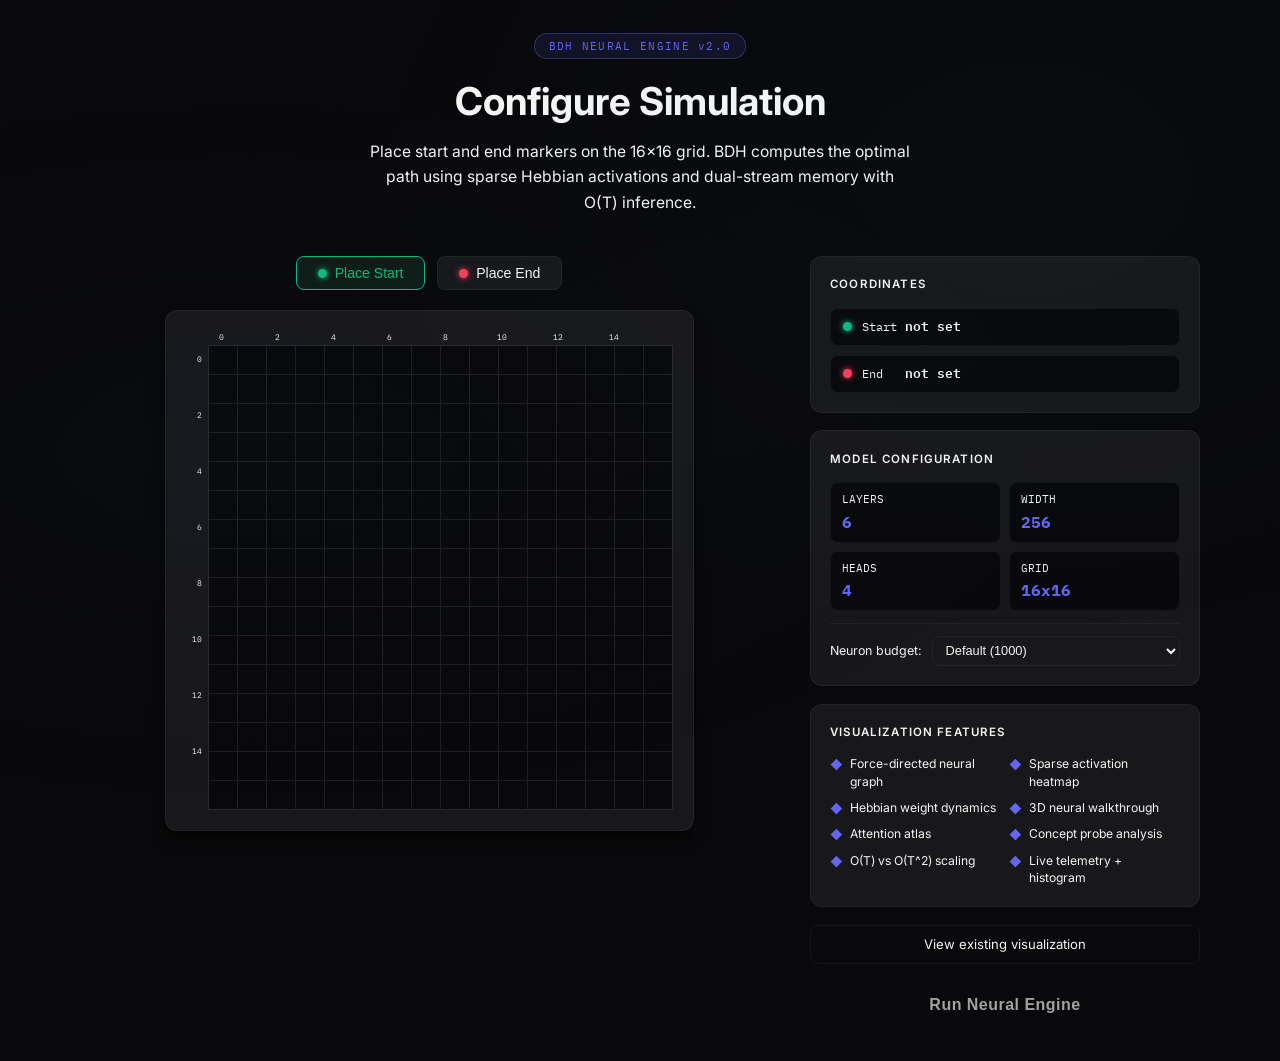
<file: web/setup.html>
<!DOCTYPE html>
<html lang="en">

<head>
    <meta charset="UTF-8">
    <meta name="viewport" content="width=device-width, initial-scale=1.0">
    <title>BDH Engine Setup</title>
    <link rel="stylesheet" href="css/style.css">
    <style>
        body { overflow-y: auto !important; background: var(--bg-0); }

        .setup-page {
            min-height: 100vh;
            display: flex;
            flex-direction: column;
            align-items: center;
            padding: 2rem 1.5rem;
        }

        .setup-header {
            text-align: center;
            margin-bottom: 2.5rem;
        }

        .setup-badge {
            display: inline-block;
            background: rgba(99, 102, 241, 0.12);
            border: 1px solid rgba(99, 102, 241, 0.35);
            color: var(--accent-primary);
            font-size: 0.68rem;
            font-family: 'IBM Plex Mono', monospace;
            letter-spacing: 0.12em;
            padding: 0.25rem 0.85rem;
            border-radius: 99px;
            margin-bottom: 0.85rem;
        }

        .setup-header h1 {
            font-size: 2.4rem;
            font-weight: 700;
            color: var(--text-primary);
            margin-bottom: 0.5rem;
        }

        .setup-header p {
            color: var(--text-secondary);
            font-size: 0.98rem;
            max-width: 540px;
            margin: 0 auto;
            line-height: 1.65;
        }

        .setup-body {
            display: grid;
            grid-template-columns: auto 390px;
            gap: 2rem;
            width: 100%;
            max-width: 1120px;
            align-items: start;
        }

        .grid-side {
            display: flex;
            flex-direction: column;
            align-items: center;
        }

        .placement-mode {
            display: flex;
            gap: 0.75rem;
            margin-bottom: 1.25rem;
        }

        .mode-btn {
            display: flex;
            align-items: center;
            gap: 0.5rem;
            padding: 0.5rem 1.3rem;
            background: var(--bg-1);
            border: 1px solid var(--surface-border);
            color: var(--text-secondary);
            border-radius: var(--radius-sm);
            cursor: pointer;
            font-size: 0.88rem;
            font-weight: 500;
            transition: all 0.18s;
        }

        .mode-btn:hover { border-color: rgba(255,255,255,0.2); color: var(--text-primary); }

        .mode-dot {
            width: 9px;
            height: 9px;
            border-radius: 50%;
            flex-shrink: 0;
        }

        .mode-dot.start { background: var(--clr-start); box-shadow: 0 0 6px var(--clr-start); }
        .mode-dot.end   { background: var(--clr-end);   box-shadow: 0 0 6px var(--clr-end); }

        .mode-btn.active.start {
            background: rgba(46, 168, 98, 0.12);
            border-color: var(--clr-start);
            color: var(--clr-start);
        }

        .mode-btn.active.end {
            background: rgba(201, 68, 68, 0.12);
            border-color: var(--clr-end);
            color: var(--clr-end);
        }

        .grid-container {
            background: var(--bg-1);
            padding: 1.25rem;
            border-radius: var(--radius-lg);
            border: 1px solid var(--surface-border);
            box-shadow: var(--surface-elevation);
        }

        .grid-label-row {
            display: flex;
            margin-bottom: 2px;
            padding-left: 22px;
        }

        .grid-label-row span {
            width: 28px;
            text-align: center;
            font-size: 8px;
            color: var(--text-muted);
            font-family: 'IBM Plex Mono', monospace;
        }

        .grid-with-labels { display: flex; gap: 2px; }

        .row-labels { display: flex; flex-direction: column; margin-right: 2px; }
        .row-labels span {
            height: 28px;
            display: flex;
            align-items: center;
            font-size: 8px;
            color: var(--text-muted);
            font-family: 'IBM Plex Mono', monospace;
            width: 18px;
            justify-content: flex-end;
            padding-right: 2px;
        }

        .interactive-grid {
            display: grid;
            grid-template-columns: repeat(16, 28px);
            grid-template-rows: repeat(16, 28px);
            gap: 1px;
            background: rgba(255, 255, 255, 0.03);
            border: 1px solid var(--surface-border);
        }

        .cell {
            width: 28px;
            height: 28px;
            background: var(--bg-0);
            cursor: pointer;
            transition: background 0.1s;
            display: flex;
            align-items: center;
            justify-content: center;
            font-size: 11px;
            font-weight: 700;
            color: white;
            user-select: none;
        }

        .cell:hover { background: rgba(255, 255, 255, 0.08); }
        .cell.start { background: var(--clr-start); }
        .cell.end   { background: var(--clr-end); }

        .config-panel {
            display: flex;
            flex-direction: column;
            gap: 1.1rem;
        }

        .config-card {
            background: var(--bg-1);
            border: 1px solid var(--surface-border);
            border-radius: var(--radius-lg);
            padding: 1.2rem;
        }

        .config-card h3 {
            font-size: 0.72rem;
            font-weight: 600;
            letter-spacing: 0.1em;
            text-transform: uppercase;
            color: var(--text-secondary);
            margin-bottom: 0.9rem;
        }

        .coord-chips { display: flex; flex-direction: column; gap: 0.55rem; }

        .coord-chip {
            display: flex;
            align-items: center;
            gap: 0.6rem;
            padding: 0.5rem 0.75rem;
            border-radius: var(--radius-sm);
            border: 1px solid var(--surface-border);
            background: var(--bg-0);
            font-family: 'IBM Plex Mono', monospace;
            font-size: 0.83rem;
            transition: all 0.2s;
        }

        .coord-chip .c-label { color: var(--text-secondary); font-size: 0.73rem; width: 34px; }
        .coord-chip .c-value { color: var(--text-primary); font-weight: 600; flex: 1; }
        .coord-chip.set-start { border-color: rgba(46, 168, 98, 0.45); background: rgba(46, 168, 98, 0.07); }
        .coord-chip.set-end   { border-color: rgba(201, 68, 68, 0.45); background: rgba(201, 68, 68, 0.07); }

        .dist-row {
            display: flex;
            align-items: center;
            gap: 0.5rem;
            padding-top: 0.6rem;
            border-top: 1px solid var(--surface-border);
            margin-top: 0.5rem;
            font-family: 'IBM Plex Mono', monospace;
            font-size: 0.77rem;
            color: var(--text-secondary);
        }

        .dist-row strong { color: var(--accent-primary); }

        .hyperparam-grid { display: grid; grid-template-columns: 1fr 1fr; gap: 0.5rem; }

        .hp-item {
            background: var(--bg-0);
            border: 1px solid var(--surface-border);
            border-radius: var(--radius-sm);
            padding: 0.5rem 0.7rem;
        }

        .hp-item .hp-lbl { font-size: 0.67rem; color: var(--text-muted); font-family: 'IBM Plex Mono', monospace; }
        .hp-item .hp-val {
            font-size: 1rem;
            font-weight: 700;
            color: var(--accent-primary);
            font-family: 'IBM Plex Mono', monospace;
            margin-top: 0.15rem;
        }

        .model-size-row {
            display: flex;
            align-items: center;
            gap: 0.6rem;
            margin-top: 0.75rem;
            padding-top: 0.75rem;
            border-top: 1px solid var(--surface-border);
        }

        .model-size-row label { font-size: 0.78rem; color: var(--text-secondary); flex-shrink: 0; }
        .model-size-row select {
            flex: 1;
            background: var(--bg-2);
            color: var(--text-primary);
            border: 1px solid var(--surface-border);
            border-radius: var(--radius-sm);
            padding: 0.33rem 0.55rem;
            font-size: 0.8rem;
            cursor: pointer;
        }

        .feature-list { display: grid; grid-template-columns: 1fr 1fr; gap: 0.5rem; }

        .feat-item {
            display: flex;
            align-items: flex-start;
            gap: 0.42rem;
            font-size: 0.76rem;
            color: var(--text-secondary);
            line-height: 1.45;
        }

        .feat-icon { color: var(--accent-primary); flex-shrink: 0; margin-top: 1px; }

        .view-existing {
            display: flex;
            align-items: center;
            justify-content: center;
            gap: 0.45rem;
            padding: 0.55rem 1rem;
            border: 1px solid var(--surface-border);
            border-radius: var(--radius-sm);
            color: var(--text-secondary);
            font-size: 0.82rem;
            text-decoration: none;
            transition: all 0.18s;
        }

        .view-existing:hover {
            border-color: var(--accent-primary);
            color: var(--accent-primary);
            background: rgba(99, 102, 241, 0.06);
        }

        .btn-run {
            width: 100%;
            padding: 0.9rem 2rem;
            font-size: 1rem;
            font-weight: 700;
            background: var(--accent-primary);
            color: white;
            border: none;
            border-radius: var(--radius-sm);
            cursor: pointer;
            transition: all 0.2s ease;
            letter-spacing: 0.03em;
        }

        .btn-run:hover:not(:disabled) {
            transform: translateY(-2px);
            box-shadow: 0 6px 18px rgba(99, 102, 241, 0.35);
        }

        .btn-run:disabled {
            background: var(--bg-2);
            color: var(--text-muted);
            cursor: not-allowed;
            opacity: 0.65;
        }

        .loading-overlay {
            position: fixed;
            inset: 0;
            background: rgba(9, 9, 11, 0.88);
            backdrop-filter: blur(12px);
            display: none;
            flex-direction: column;
            align-items: center;
            justify-content: center;
            z-index: 1000;
        }

        .loading-logo {
            font-size: 2rem;
            font-weight: 800;
            color: var(--accent-primary);
            margin-bottom: 0.4rem;
            letter-spacing: -0.02em;
        }

        .loading-title {
            font-size: 1.2rem;
            font-weight: 600;
            color: var(--text-primary);
            margin-bottom: 0.35rem;
        }

        .loading-sub {
            color: var(--text-secondary);
            font-size: 0.82rem;
            font-family: 'IBM Plex Mono', monospace;
            margin-bottom: 2rem;
        }

        .loading-steps { display: flex; flex-direction: column; gap: 0.6rem; width: 300px; }

        .loading-step {
            display: flex;
            align-items: center;
            gap: 0.7rem;
            font-size: 0.8rem;
            font-family: 'IBM Plex Mono', monospace;
            color: var(--text-muted);
            transition: color 0.3s;
        }

        .loading-step.active { color: var(--text-primary); }
        .loading-step.done   { color: var(--clr-start); }

        .step-dot {
            width: 8px;
            height: 8px;
            border-radius: 50%;
            background: var(--bg-2);
            border: 1px solid var(--surface-border);
            flex-shrink: 0;
            transition: all 0.3s;
        }

        .loading-step.active .step-dot {
            background: var(--accent-primary);
            border-color: var(--accent-primary);
            box-shadow: 0 0 8px var(--accent-primary);
            animation: pdot 1s infinite;
        }

        .loading-step.done .step-dot {
            background: var(--clr-start);
            border-color: var(--clr-start);
        }

        @keyframes pdot {
            0%, 100% { opacity: 1; }
            50% { opacity: 0.35; }
        }

        .loading-progress {
            width: 300px;
            height: 3px;
            background: var(--bg-2);
            border-radius: 2px;
            margin-top: 1.5rem;
            overflow: hidden;
        }

        .loading-bar {
            height: 100%;
            background: var(--accent-primary);
            border-radius: 2px;
            width: 0%;
            transition: width 0.8s ease;
        }

        @media (max-width: 900px) {
            .setup-body { grid-template-columns: 1fr; }
            .grid-side { width: 100%; }
        }
    </style>
</head>

<body data-intensity="low">

    <div class="setup-page">
        <div class="setup-header">
            <div class="setup-badge">BDH NEURAL ENGINE v2.0</div>
            <h1>Configure Simulation</h1>
            <p>Place start and end markers on the 16x16 grid. BDH computes the optimal path using
                sparse Hebbian activations and dual-stream memory with O(T) inference.</p>
        </div>

        <div class="setup-body">

            <!-- LEFT: Grid -->
            <div class="grid-side">
                <div class="placement-mode">
                    <button class="mode-btn active start" id="mode-start">
                        <span class="mode-dot start"></span> Place Start
                    </button>
                    <button class="mode-btn end" id="mode-end">
                        <span class="mode-dot end"></span> Place End
                    </button>
                </div>

                <div class="grid-container">
                    <div class="grid-label-row" id="col-labels"></div>
                    <div class="grid-with-labels">
                        <div class="row-labels" id="row-labels"></div>
                        <div class="interactive-grid" id="grid"></div>
                    </div>
                </div>
            </div>

            <!-- RIGHT: Config -->
            <div class="config-panel">

                <div class="config-card">
                    <h3>Coordinates</h3>
                    <div class="coord-chips">
                        <div class="coord-chip" id="chip-start">
                            <span class="mode-dot start"></span>
                            <span class="c-label">Start</span>
                            <span class="c-value" id="start-coord">not set</span>
                        </div>
                        <div class="coord-chip" id="chip-end">
                            <span class="mode-dot end"></span>
                            <span class="c-label">End</span>
                            <span class="c-value" id="end-coord">not set</span>
                        </div>
                    </div>
                    <div class="dist-row" id="dist-row" style="display:none">
                        <span>Manhattan distance:</span>
                        <strong id="dist-val">0</strong>
                        <span>steps</span>
                    </div>
                </div>

                <div class="config-card">
                    <h3>Model Configuration</h3>
                    <div class="hyperparam-grid">
                        <div class="hp-item">
                            <div class="hp-lbl">LAYERS</div>
                            <div class="hp-val">6</div>
                        </div>
                        <div class="hp-item">
                            <div class="hp-lbl">WIDTH</div>
                            <div class="hp-val">256</div>
                        </div>
                        <div class="hp-item">
                            <div class="hp-lbl">HEADS</div>
                            <div class="hp-val">4</div>
                        </div>
                        <div class="hp-item">
                            <div class="hp-lbl">GRID</div>
                            <div class="hp-val">16x16</div>
                        </div>
                    </div>
                    <div class="model-size-row">
                        <label for="model-neurons">Neuron budget:</label>
                        <select id="model-neurons">
                            <option value="1000" selected>Default (1000)</option>
                            <option value="5000">High-detail (5000)</option>
                        </select>
                    </div>
                </div>

                <div class="config-card">
                    <h3>Visualization Features</h3>
                    <div class="feature-list">
                        <div class="feat-item">
                            <span class="feat-icon">&#9670;</span>
                            <span>Force-directed neural graph</span>
                        </div>
                        <div class="feat-item">
                            <span class="feat-icon">&#9670;</span>
                            <span>Sparse activation heatmap</span>
                        </div>
                        <div class="feat-item">
                            <span class="feat-icon">&#9670;</span>
                            <span>Hebbian weight dynamics</span>
                        </div>
                        <div class="feat-item">
                            <span class="feat-icon">&#9670;</span>
                            <span>3D neural walkthrough</span>
                        </div>
                        <div class="feat-item">
                            <span class="feat-icon">&#9670;</span>
                            <span>Attention atlas</span>
                        </div>
                        <div class="feat-item">
                            <span class="feat-icon">&#9670;</span>
                            <span>Concept probe analysis</span>
                        </div>
                        <div class="feat-item">
                            <span class="feat-icon">&#9670;</span>
                            <span>O(T) vs O(T^2) scaling</span>
                        </div>
                        <div class="feat-item">
                            <span class="feat-icon">&#9670;</span>
                            <span>Live telemetry + histogram</span>
                        </div>
                    </div>
                </div>

                <a href="index.html" class="view-existing">View existing visualization</a>

                <button class="btn-run" id="btn-run" disabled>Run Neural Engine</button>

            </div>
        </div>
    </div>

    <!-- Loading overlay -->
    <div class="loading-overlay" id="loading">
        <div class="loading-logo">BDH</div>
        <div class="loading-title">Computing Neural Trajectory</div>
        <div class="loading-sub">Loading pre-computed visualization...</div>
        <div class="loading-steps">
            <div class="loading-step" id="lstep-0">
                <span class="step-dot"></span> Encoding grid topology
            </div>
            <div class="loading-step" id="lstep-1">
                <span class="step-dot"></span> Initializing Hebbian weights
            </div>
            <div class="loading-step" id="lstep-2">
                <span class="step-dot"></span> Running RECALL to EFFECT cycles
            </div>
            <div class="loading-step" id="lstep-3">
                <span class="step-dot"></span> Extracting path and activations
            </div>
        </div>
        <div class="loading-progress">
            <div class="loading-bar" id="loading-bar"></div>
        </div>
    </div>

    <script>
        var GRID_SIZE = 16;
        var startPos = null;
        var endPos = null;
        var currentMode = 'start';

        var gridEl = document.getElementById('grid');
        var modeStartBtn = document.getElementById('mode-start');
        var modeEndBtn = document.getElementById('mode-end');
        var startCoordEl = document.getElementById('start-coord');
        var endCoordEl = document.getElementById('end-coord');
        var chipStart = document.getElementById('chip-start');
        var chipEnd = document.getElementById('chip-end');
        var distRow = document.getElementById('dist-row');
        var distVal = document.getElementById('dist-val');
        var runBtn = document.getElementById('btn-run');
        var loadingEl = document.getElementById('loading');
        var loadingBar = document.getElementById('loading-bar');
        var modelNeuronsEl = document.getElementById('model-neurons');

        // Column labels
        var colLabelEl = document.getElementById('col-labels');
        for (var ci = 0; ci < GRID_SIZE; ci++) {
            var cs = document.createElement('span');
            cs.textContent = (ci % 2 === 0) ? ci : '';
            colLabelEl.appendChild(cs);
        }

        // Row labels
        var rowLabelEl = document.getElementById('row-labels');
        for (var ri = 0; ri < GRID_SIZE; ri++) {
            var rs = document.createElement('span');
            rs.textContent = (ri % 2 === 0) ? ri : '';
            rowLabelEl.appendChild(rs);
        }

        // Grid cells
        for (var gr = 0; gr < GRID_SIZE; gr++) {
            for (var gc = 0; gc < GRID_SIZE; gc++) {
                (function(r, c) {
                    var cell = document.createElement('div');
                    cell.className = 'cell';
                    cell.dataset.r = r;
                    cell.dataset.c = c;
                    cell.addEventListener('click', function() { handleCellClick(r, c); });
                    gridEl.appendChild(cell);
                })(gr, gc);
            }
        }

        modeStartBtn.addEventListener('click', function() {
            currentMode = 'start';
            modeStartBtn.classList.add('active');
            modeEndBtn.classList.remove('active');
        });

        modeEndBtn.addEventListener('click', function() {
            currentMode = 'end';
            modeEndBtn.classList.add('active');
            modeStartBtn.classList.remove('active');
        });

        function handleCellClick(r, c) {
            if (currentMode === 'start' && startPos && startPos.r === r && startPos.c === c) {
                startPos = null;
            } else if (currentMode === 'end' && endPos && endPos.r === r && endPos.c === c) {
                endPos = null;
            } else if (currentMode === 'start') {
                if (endPos && endPos.r === r && endPos.c === c) endPos = null;
                startPos = { r: r, c: c };
                currentMode = 'end';
                modeStartBtn.classList.remove('active');
                modeEndBtn.classList.add('active');
            } else {
                if (startPos && startPos.r === r && startPos.c === c) startPos = null;
                endPos = { r: r, c: c };
            }
            updateView();
        }

        function updateView() {
            document.querySelectorAll('.cell').forEach(function(cell) {
                cell.className = 'cell';
                cell.textContent = '';
            });

            if (startPos) {
                var sc = getCell(startPos.r, startPos.c);
                sc.classList.add('start');
                sc.textContent = 'S';
                startCoordEl.textContent = '(' + startPos.r + ', ' + startPos.c + ')';
                chipStart.classList.add('set-start');
            } else {
                startCoordEl.textContent = 'not set';
                chipStart.classList.remove('set-start');
            }

            if (endPos) {
                var ec = getCell(endPos.r, endPos.c);
                ec.classList.add('end');
                ec.textContent = 'E';
                endCoordEl.textContent = '(' + endPos.r + ', ' + endPos.c + ')';
                chipEnd.classList.add('set-end');
            } else {
                endCoordEl.textContent = 'not set';
                chipEnd.classList.remove('set-end');
            }

            if (startPos && endPos) {
                var dist = Math.abs(startPos.r - endPos.r) + Math.abs(startPos.c - endPos.c);
                distVal.textContent = dist;
                distRow.style.display = 'flex';
            } else {
                distRow.style.display = 'none';
            }

            runBtn.disabled = !(startPos && endPos);
        }

        function getCell(r, c) {
            return document.querySelector('.cell[data-r="' + r + '"][data-c="' + c + '"]');
        }

        function animateLoadingSteps() {
            var delays = [0, 700, 1500, 2500];
            var progress = [22, 48, 76, 95];
            for (var i = 0; i < 4; i++) {
                (function(idx) {
                    setTimeout(function() {
                        if (idx > 0) {
                            document.getElementById('lstep-' + (idx - 1)).className = 'loading-step done';
                        }
                        document.getElementById('lstep-' + idx).className = 'loading-step active';
                        loadingBar.style.width = progress[idx] + '%';
                    }, delays[idx]);
                })(i);
            }
        }

        runBtn.addEventListener('click', function() {
            if (!startPos || !endPos) return;

            loadingEl.style.display = 'flex';
            animateLoadingSteps();

            // Static mode: no backend needed, data is pre-generated
            // Animate steps then redirect to visualization
            setTimeout(function() {
                loadingBar.style.width = '100%';
                document.getElementById('lstep-3').className = 'loading-step done';
                setTimeout(function() {
                    window.location.href = 'index.html';
                }, 400);
            }, 3200);
        });
    </script>
</body>

</html>
</file>
<file: web/css/style.css>
/* ================================================================
   BDH Neuron Dynamics — Professional Data-Centric Design System
   ================================================================ */

/* ---------- Google Fonts ---------- */
@import url('https://fonts.googleapis.com/css2?family=Inter:wght@300;400;500;600;700&family=IBM+Plex+Mono:wght@400;500;600&display=swap');

/* ---------- Design Tokens ---------- */
:root {
    /* Background layers - Enterprise Zinc Palette */
    --bg-0: #09090b;
    /* zinc-950 */
    --bg-1: #18181b;
    /* zinc-900 */
    --card-bg: #18181b;
    --bg-elevated: #27272a;
    /* zinc-800 */
    --bg-hover: rgba(255, 255, 255, 0.05);

    /* Text */
    --text: #f4f4f5;
    /* zinc-100 */
    --muted: #a1a1aa;
    /* zinc-400 */
    --text-dim: #71717a;
    /* zinc-500 */

    /* Accents - Indigo Primary */
    --accent-primary: #6366f1;
    /* indigo-500 */
    --accent-secondary: #0ea5e9;
    /* sky-500 */
    --accent-info: #14b8a6;
    /* teal-500 */
    --accent-memory: #8b5cf6;
    /* violet-500 */
    --accent-green: #10b981;
    /* emerald-500 */
    --accent-red: #f43f5e;
    /* rose-500 */

    /* Semantic board colors */
    --clr-floor: #18181b;
    /* zinc-900 */
    --clr-wall: #334155;
    /* slate-700 */
    --clr-start: #10b981;
    /* soft emerald */
    --clr-end: #f43f5e;
    /* soft rose */
    --clr-path: #f59e0b;
    /* muted amber */

    /* Surfaces - Subtle 1px borders and diffuse shadows */
    --surface-border: rgba(255, 255, 255, 0.05);
    --surface-elevation: 0 10px 15px -3px rgba(0, 0, 0, 0.5), 0 4px 6px -4px rgba(0, 0, 0, 0.5);
    --surface-border-top: linear-gradient(180deg, rgba(255, 255, 255, 0.03), transparent);

    /* Typography */
    --font-sans: 'Inter', system-ui, -apple-system, sans-serif;
    --font-mono: 'IBM Plex Mono', 'Consolas', monospace;

    /* Spacing */
    --gap-s: 8px;
    --gap-m: 16px;
    --gap-l: 24px;
    --gap-xl: 32px;

    /* Radius - Rounded-xl for panels, rounded-lg for buttons */
    --radius-sm: 8px;
    /* rounded-lg equivalent for small elements */
    --radius-md: 8px;
    --radius-lg: 12px;
    /* rounded-xl equivalent for panels */

    /* Transitions */
    --transition-fast: 150ms ease;
    --transition-medium: 250ms ease;
}

/* ---------- Reduced Motion ---------- */
@media (prefers-reduced-motion: reduce) {

    *,
    *::before,
    *::after {
        animation-duration: 0.01ms !important;
        animation-iteration-count: 1 !important;
        transition-duration: 0.01ms !important;
    }
}

/* ---------- Reset & Global ---------- */
*,
*::before,
*::after {
    margin: 0;
    padding: 0;
    box-sizing: border-box;
}

html {
    font-size: 16px;
    -webkit-font-smoothing: antialiased;
    -moz-osx-font-smoothing: grayscale;
}

body {
    font-family: var(--font-sans);
    background: var(--bg-0);
    color: var(--text);
    overflow-x: hidden;
    overflow-y: auto;
    min-height: 100vh;
    display: flex;
    flex-direction: column;
    line-height: 1.5;
}

/* Subtle background ambient light — intensity controlled via data attribute */
body::before {
    content: '';
    position: fixed;
    inset: 0;
    background:
        radial-gradient(ellipse at 20% 50%, rgba(79, 142, 252, 0.02) 0%, transparent 60%),
        radial-gradient(ellipse at 80% 20%, rgba(56, 178, 172, 0.015) 0%, transparent 50%);
    pointer-events: none;
    z-index: 0;
    transition: opacity var(--transition-medium);
}

/* Visual intensity levels */
body[data-intensity="medium"]::before {
    background:
        radial-gradient(ellipse at 20% 50%, rgba(79, 142, 252, 0.04) 0%, transparent 60%),
        radial-gradient(ellipse at 80% 20%, rgba(56, 178, 172, 0.03) 0%, transparent 50%);
}

body[data-intensity="high"]::before {
    background:
        radial-gradient(ellipse at 20% 50%, rgba(79, 142, 252, 0.07) 0%, transparent 60%),
        radial-gradient(ellipse at 80% 20%, rgba(56, 178, 172, 0.05) 0%, transparent 50%),
        radial-gradient(ellipse at 60% 80%, rgba(124, 92, 255, 0.04) 0%, transparent 50%);
}

/* ---------- Focus States (Accessibility) ---------- */
*:focus-visible {
    outline: none;
    box-shadow: 0 0 0 3px rgba(79, 142, 252, 0.18);
    border-radius: var(--radius-sm);
}

button:focus-visible {
    box-shadow: 0 0 0 3px rgba(79, 142, 252, 0.25);
}

/* ---------- Scrollbar ---------- */
::-webkit-scrollbar {
    width: 6px;
    height: 6px;
}

::-webkit-scrollbar-track {
    background: transparent;
}

::-webkit-scrollbar-thumb {
    background: var(--text-dim);
    border-radius: 3px;
}

::-webkit-scrollbar-thumb:hover {
    background: var(--muted);
}

/* ---------- Glass Card ---------- */
.glass-card {
    background: var(--card-bg);
    border: 1px solid var(--surface-border);
    border-radius: var(--radius-md);
    box-shadow: var(--surface-elevation);
}

/* ---------- Header ---------- */
.app-header {
    display: flex;
    align-items: center;
    justify-content: space-between;
    padding: 12px var(--gap-l);
    background: rgba(9, 9, 11, 0.7);
    backdrop-filter: blur(12px);
    -webkit-backdrop-filter: blur(12px);
    border-bottom: 1px solid var(--surface-border);
    position: sticky;
    top: 0;
    z-index: 100;
}

/* Subtle top-edge highlight (replaces old gradient line) */
.app-header::after {
    display: none;
}

/* Brand */
.brand {
    display: flex;
    align-items: center;
    gap: var(--gap-m);
}

.btn-back {
    display: flex;
    align-items: center;
    justify-content: center;
    width: 32px;
    height: 32px;
    border-radius: var(--radius-sm);
    background: var(--bg-2);
    color: var(--text-secondary);
    border: 1px solid var(--surface-border);
    transition: all 0.2s ease;
    text-decoration: none;
}

.btn-back:hover {
    background: var(--surface-hover);
    color: var(--text-primary);
    border-color: var(--text-dim);
}

.brand-logo {
    width: 32px;
    height: 32px;
    border-radius: var(--radius-sm);
    background: var(--accent-primary);
    display: flex;
    align-items: center;
    justify-content: center;
    font-size: 16px;
    font-weight: 700;
    color: white;
}

.brand-text h1 {
    font-size: 16px;
    font-weight: 600;
    color: var(--text);
    letter-spacing: -0.01em;
}

.brand-text .subtitle {
    font-size: 11px;
    color: var(--text-dim);
    font-weight: 600;
    letter-spacing: 0.05em;
    text-transform: uppercase;
}

/* Layer counter */
.layer-info {
    display: flex;
    align-items: center;
    gap: var(--gap-s);
    font-size: 12px;
    color: var(--muted);
}

.layer-info .current {
    font-family: var(--font-mono);
    font-weight: 600;
    color: white;
    font-size: 14px;
}

.layer-info .separator {
    color: var(--text-dim);
}

.layer-info .total {
    font-family: var(--font-mono);
    color: var(--muted);
}

/* Step Pips */
.step-pips {
    display: flex;
    align-items: center;
    gap: 0;
}

.step-pip-group {
    display: flex;
    flex-direction: column;
    align-items: center;
    gap: 4px;
}

.step-pip {
    width: 10px;
    height: 10px;
    border-radius: 50%;
    background: var(--bg-elevated);
    border: 1.5px solid var(--text-dim);
    transition: all var(--transition-medium);
}

.step-pip.active {
    background: var(--accent-primary);
    border-color: var(--accent-primary);
    transform: scale(1.2);
}

.step-pip.done {
    background: var(--accent-green);
    border-color: var(--accent-green);
}

.step-pip-label {
    font-size: 9px;
    color: var(--text-dim);
    font-weight: 600;
    text-transform: uppercase;
    letter-spacing: 0.05em;
}

.step-connector {
    width: 20px;
    height: 2px;
    background: var(--bg-elevated);
    transition: background var(--transition-medium);
    margin: 0 2px;
    margin-bottom: 16px;
}

.step-connector.done {
    background: var(--accent-green);
}

/* Playback Controls */
.controls {
    display: flex;
    align-items: center;
    gap: var(--gap-m);
}

.playback-btns {
    display: flex;
    align-items: center;
    gap: 4px;
}

.btn-control {
    display: flex;
    align-items: center;
    justify-content: center;
    width: 34px;
    height: 34px;
    border-radius: var(--radius-sm);
    border: none;
    background: transparent;
    color: var(--muted);
    cursor: pointer;
    transition: all var(--transition-fast);
}

.btn-control:hover {
    background: var(--bg-hover);
    color: var(--text);
}

.btn-control.primary {
    background: var(--accent-primary);
    color: white;
    box-shadow: 0 2px 8px rgba(79, 142, 252, 0.2);
}

.btn-control.primary:hover {
    background: #5d97fc;
    box-shadow: 0 4px 12px rgba(79, 142, 252, 0.25);
    transform: translateY(-1px);
}

.btn-control svg {
    width: 18px;
    height: 18px;
}

/* Scrubber */
.scrubber {
    -webkit-appearance: none;
    appearance: none;
    width: 180px;
    height: 4px;
    background: var(--bg-elevated);
    border-radius: 2px;
    outline: none;
    cursor: pointer;
}

.scrubber::-webkit-slider-thumb {
    -webkit-appearance: none;
    width: 14px;
    height: 14px;
    border-radius: 50%;
    background: var(--accent-primary);
    box-shadow: 0 1px 4px rgba(0, 0, 0, 0.3);
    cursor: pointer;
    transition: transform var(--transition-fast);
}

.scrubber::-webkit-slider-thumb:hover {
    transform: scale(1.15);
}

.scrubber::-moz-range-thumb {
    width: 14px;
    height: 14px;
    border-radius: 50%;
    background: var(--accent-primary);
    border: none;
    box-shadow: 0 1px 4px rgba(0, 0, 0, 0.3);
    cursor: pointer;
}

/* Stats */
.stats {
    font-size: 11px;
    color: var(--text-dim);
    font-family: var(--font-mono);
    display: flex;
    gap: var(--gap-s);
}

.stats span {
    color: white;
    font-weight: 500;
}

/* Visual Intensity Toggle */
.intensity-toggle {
    display: flex;
    align-items: center;
    gap: 6px;
    font-size: 10px;
    font-weight: 500;
    color: var(--text-dim);
    text-transform: uppercase;
    letter-spacing: 0.06em;
    margin-left: var(--gap-m);
}

.intensity-toggle select {
    background: var(--card-bg);
    border: 1px solid var(--surface-border);
    border-radius: var(--radius-sm);
    color: var(--muted);
    font-family: var(--font-sans);
    font-size: 11px;
    padding: 3px 8px;
    cursor: pointer;
    outline: none;
    transition: border-color var(--transition-fast);
}

.intensity-toggle select:hover {
    border-color: rgba(79, 142, 252, 0.25);
}

.intensity-toggle select:focus-visible {
    box-shadow: 0 0 0 3px rgba(79, 142, 252, 0.18);
}

/* ---------- Main Layout ---------- */
.app-main {
    flex: 1;
    display: flex;
    overflow: hidden;
    position: relative;
    z-index: 1;
}

/* ---- Graph Panel (Left) ---- */
.graph-panel {
    flex: 1;
    position: relative;
    background: var(--bg-0);
    overflow: hidden;
}

.graph-panel-label {
    position: absolute;
    top: var(--gap-m);
    left: 20px;
    z-index: 10;
    pointer-events: none;
}

.graph-panel-label h2 {
    font-size: 12px;
    font-weight: 600;
    color: var(--text-dim);
    text-transform: uppercase;
    letter-spacing: 0.08em;
}

.graph-panel-label p {
    font-size: 11px;
    color: var(--text-dim);
    margin-top: 3px;
    opacity: 0.7;
}

/* Info Panel */
.info-panel {
    position: absolute;
    bottom: var(--gap-m);
    left: var(--gap-m);
    right: calc(380px + 32px);
    z-index: 20;
    padding: var(--gap-l) 24px;
    transition: all var(--transition-medium);
}

.info-panel-header {
    display: flex;
    align-items: center;
    gap: 10px;
    margin-bottom: var(--gap-s);
}

.step-badge {
    display: inline-block;
    padding: 3px 10px;
    border-radius: 999px;
    font-size: 10px;
    font-weight: 600;
    text-transform: uppercase;
    letter-spacing: 0.06em;
}

/* Badge styles per step — flat, no glow */
.step-recall .step-badge {
    background: rgba(79, 142, 252, 0.12);
    color: var(--accent-primary);
    border: 1px solid rgba(79, 142, 252, 0.15);
}

.step-mechanism .step-badge {
    background: rgba(124, 92, 255, 0.12);
    color: var(--accent-memory);
    border: 1px solid rgba(124, 92, 255, 0.15);
}

.step-effect .step-badge {
    background: rgba(56, 178, 172, 0.12);
    color: var(--accent-info);
    border: 1px solid rgba(56, 178, 172, 0.15);
}

.step-update .step-badge {
    background: rgba(246, 166, 35, 0.12);
    color: var(--accent-secondary);
    border: 1px solid rgba(246, 166, 35, 0.15);
}

.step-counter {
    font-size: 11px;
    color: var(--text-dim);
    font-family: var(--font-mono);
}

.info-panel-title {
    font-size: 14px;
    font-weight: 600;
    color: var(--text);
    margin-bottom: 3px;
    line-height: 1.3;
}

.info-panel-description {
    font-size: 13px;
    color: var(--muted);
    line-height: 1.5;
}

/* ---- Board Sidebar (Right) ---- */
.board-sidebar {
    width: 380px;
    border-left: 1px solid var(--surface-border);
    background: var(--bg-1);
    display: flex;
    flex-direction: column;
    z-index: 20;
    box-shadow: -4px 0 16px rgba(0, 0, 0, 0.15);
}

.board-section {
    padding: var(--gap-l);
    border-bottom: 1px solid var(--surface-border);
}

.section-title {
    font-size: 11px;
    font-weight: 600;
    color: var(--text-dim);
    text-transform: uppercase;
    letter-spacing: 0.08em;
    margin-bottom: 12px;
}

/* Board Container */
.board-container {
    aspect-ratio: 1;
    background: var(--bg-0);
    border-radius: var(--radius-md);
    border: 1px solid var(--surface-border);
    position: relative;
    overflow: hidden;
}

.board-grid {
    display: grid;
    width: 100%;
    height: 100%;
    gap: 0;
    background: transparent;
}

/* Board Cells — flat, subtle border */
.board-cell {
    width: 100%;
    height: 100%;
    transition: background-color var(--transition-fast);
    position: relative;
    border-right: 1px solid rgba(255, 255, 255, 0.02);
    border-bottom: 1px solid rgba(255, 255, 255, 0.02);
}

.board-cell:hover {
    outline: 1px solid rgba(255, 255, 255, 0.15);
    z-index: 10;
}

/* Legend */
.legend-section {
    padding: var(--gap-l);
    flex: 1;
    overflow-y: auto;
}

.legend-grid {
    display: grid;
    grid-template-columns: 1fr 1fr;
    gap: var(--gap-s);
}

.legend-item {
    display: flex;
    align-items: center;
    gap: var(--gap-s);
    font-size: 12px;
    color: var(--muted);
}

/* Flat swatches — no glow, subtle radius */
.legend-swatch {
    width: 12px;
    height: 12px;
    border-radius: 2px;
    flex-shrink: 0;
}

.legend-swatch.floor {
    background: var(--clr-floor);
    border: 1px solid var(--surface-border);
}

.legend-swatch.wall {
    background: var(--clr-wall);
}

.legend-swatch.start {
    background: var(--clr-start);
}

.legend-swatch.end {
    background: var(--clr-end);
}

.legend-swatch.path {
    background: var(--clr-path);
}

/* Divider */
.legend-divider {
    grid-column: 1 / -1;
    height: 1px;
    background: var(--surface-border);
    margin: 4px 0;
}

/* Graph legend items */
.graph-legend {
    margin-top: var(--gap-m);
    padding-top: 12px;
    border-top: 1px solid var(--surface-border);
}

.graph-legend-item {
    display: flex;
    align-items: center;
    gap: var(--gap-s);
    font-size: 12px;
    color: var(--muted);
    margin-bottom: var(--gap-s);
}

.graph-legend-swatch {
    width: 12px;
    height: 12px;
    border-radius: 50%;
    flex-shrink: 0;
}

.graph-legend-swatch.activation {
    background: var(--accent-red);
}

.graph-legend-swatch.ring {
    background: transparent;
    border: 2px solid var(--accent-primary);
}

.graph-legend-line {
    width: 18px;
    height: 2px;
    background: var(--muted);
    opacity: 0.4;
    flex-shrink: 0;
}

/* Keyboard hints */
.keyboard-hints {
    margin-top: 20px;
    padding: 12px;
    background: var(--card-bg);
    border-radius: var(--radius-sm);
    border: 1px solid var(--surface-border);
}

.keyboard-hints strong {
    font-size: 10px;
    color: var(--text-dim);
    text-transform: uppercase;
    letter-spacing: 0.06em;
}

.keyboard-hints p {
    font-size: 12px;
    color: var(--text-dim);
    margin-top: 6px;
    line-height: 1.8;
}

kbd {
    display: inline-block;
    padding: 1px 6px;
    font-family: var(--font-mono);
    font-size: 10px;
    background: var(--bg-elevated);
    border: 1px solid var(--surface-border);
    border-radius: 3px;
    color: var(--muted);
}

/* ---------- Graph Canvas ---------- */
#graph-container {
    cursor: grab;
}

#graph-container:active {
    cursor: grabbing;
}

/* ---------- Utility ---------- */
.hidden {
    display: none !important;
}

/* ---------- Animations ---------- */
@keyframes fade-in {
    from {
        opacity: 0;
        transform: translateY(4px);
    }

    to {
        opacity: 1;
        transform: translateY(0);
    }
}

.animate-in {
    animation: fade-in 0.3s var(--transition-medium) both;
}

/* ──────────────────────────────────────────────────────────
   Activation Chart Panel
   ────────────────────────────────────────────────────────── */
.chart-panel {
    position: absolute;
    bottom: var(--gap-m);
    left: var(--gap-m);
    right: calc(380px + 32px);
    z-index: 30;
    padding: 0;
    overflow: hidden;

    /* Hidden by default — slides up when .visible */
    transform: translateY(calc(100% + 32px));
    opacity: 0;
    pointer-events: none;
    transition:
        transform 0.35s cubic-bezier(.2, .8, .2, 1),
        opacity 0.25s cubic-bezier(.2, .8, .2, 1);
}

.chart-panel.visible {
    transform: translateY(0);
    opacity: 1;
    pointer-events: all;
}

/* Header bar */
.chart-panel-header {
    display: flex;
    align-items: center;
    justify-content: space-between;
    padding: 10px var(--gap-m) 8px;
    border-bottom: 1px solid var(--surface-border);
    background: rgba(13, 21, 32, 0.7);
}

.chart-panel-title-row {
    display: flex;
    align-items: center;
    gap: 10px;
    flex-wrap: wrap;
}

.chart-icon {
    font-size: 14px;
    line-height: 1;
    opacity: 0.7;
}

.chart-panel-subtitle {
    font-size: 10px;
    font-weight: 600;
    color: var(--text-dim);
    text-transform: uppercase;
    letter-spacing: 0.08em;
}

.chart-label {
    font-size: 12px;
    font-family: var(--font-mono);
    font-weight: 600;
    color: var(--accent-primary);
    max-width: 400px;
    overflow: hidden;
    text-overflow: ellipsis;
    white-space: nowrap;
}

/* Close button */
.chart-close-btn {
    background: transparent;
    border: none;
    color: var(--text-dim);
    font-size: 16px;
    cursor: pointer;
    width: 28px;
    height: 28px;
    display: flex;
    align-items: center;
    justify-content: center;
    border-radius: var(--radius-sm);
    transition: background var(--transition-fast), color var(--transition-fast);
    flex-shrink: 0;
}

.chart-close-btn:hover {
    background: var(--bg-hover);
    color: var(--text);
}

/* Chart drawing area */
.chart-inner {
    width: 100%;
    height: 200px;
    padding: 4px 0;
}

.chart-inner svg {
    display: block;
}

/* Hint bar */
.chart-hint {
    font-size: 10px;
    color: var(--text-dim);
    padding: 4px var(--gap-m) 8px;
    border-top: 1px solid var(--surface-border);
    background: rgba(13, 21, 32, 0.4);
    letter-spacing: 0.02em;
}

/* Node hover cursor in graph */
.nodes .node:hover .core {
    filter: brightness(1.2);
}

/* ══════════════════════════════════════════════════════════════════
   Tab Bar
   ══════════════════════════════════════════════════════════════════ */
.tab-bar {
    position: relative;
    z-index: 40;
    display: flex;
    align-items: stretch;
    gap: 2px;
    padding: 0 var(--gap-m);
    background: var(--bg-1);
    border-bottom: 1px solid var(--surface-border);
    flex-shrink: 0;
}

.tab-btn {
    display: flex;
    align-items: center;
    gap: 6px;
    padding: 9px var(--gap-m);
    background: transparent;
    border: none;
    border-bottom: 2px solid transparent;
    color: var(--text-dim);
    font-family: var(--font-sans);
    font-size: 12px;
    font-weight: 500;
    cursor: pointer;
    transition: all var(--transition-fast);
    white-space: nowrap;
    margin-bottom: -1px;
}

.tab-btn:hover {
    color: var(--muted);
    background: rgba(255, 255, 255, 0.02);
}

.tab-btn.active {
    color: var(--text);
    border-bottom-color: var(--accent-primary);
    background: rgba(79, 142, 252, 0.04);
    font-weight: 600;
}

.tab-icon {
    font-size: 13px;
    opacity: 0.8;
}

.tab-label {
    letter-spacing: 0.01em;
}

/* ── Tab Panels ── */
.tab-panel {
    display: none;
    flex: 1;
    overflow: hidden;
}

.tab-panel.active {
    display: flex;
}

/* Analysis panels (non-graph tabs) */
#panel-sparse,
#panel-topology,
#panel-memory {
    flex-direction: column;
    background: var(--bg-1);
}

/* ══════════════════════════════════════════════════════════════════
   Analysis Panel Layout
   ══════════════════════════════════════════════════════════════════ */
.analysis-panel-header {
    display: flex;
    align-items: center;
    justify-content: space-between;
    padding: var(--gap-l) var(--gap-l) 12px;
    border-bottom: 1px solid var(--surface-border);
    flex-shrink: 0;
    background: var(--bg-1);
}

.analysis-panel-header h2 {
    font-size: 16px;
    font-weight: 600;
    color: var(--text);
    margin-bottom: 3px;
    line-height: 1.3;
}

.analysis-panel-header p {
    font-size: 11px;
    color: var(--text-dim);
    letter-spacing: 0.02em;
}

.analysis-body {
    flex: 1;
    min-height: 0;
    display: flex;
    flex-direction: column;
    padding: 24px 24px 0;
    overflow: hidden;
}

/* ══════════════════════════════════════════════════════════════════
   Stat Chips (summary row at bottom of each panel)
   ══════════════════════════════════════════════════════════════════ */
.stat-row {
    display: flex;
    align-items: center;
    gap: var(--gap-s);
    padding: 16px 0 12px;
    flex-wrap: wrap;
}

.stat-chip {
    display: flex;
    flex-direction: column;
    align-items: center;
    gap: 2px;
    background: var(--card-bg);
    border: 1px solid var(--surface-border);
    border-radius: var(--radius-md);
    padding: var(--gap-m) var(--gap-l);
    min-width: 90px;
}

.stat-chip .label {
    font-size: 9px;
    font-weight: 600;
    color: var(--text-dim);
    text-transform: uppercase;
    letter-spacing: 0.06em;
}

.stat-chip .val {
    font-size: 15px;
    font-weight: 600;
    font-family: var(--font-mono);
    color: var(--text);
    line-height: 1.2;
}

.stat-chip .val.purple {
    color: var(--accent-memory);
}

.stat-chip .val.green {
    color: var(--accent-info);
}

.stat-chip .val.amber {
    color: var(--accent-secondary);
}

.stat-chip .val.red {
    color: var(--accent-red);
}

/* ══════════════════════════════════════════════════════════════════
   Hub Neuron Table
   ══════════════════════════════════════════════════════════════════ */
.hub-table-title {
    font-size: 13px;
    font-weight: 600;
    color: var(--text);
    margin-bottom: 12px;
    padding-bottom: 8px;
    border-bottom: 1px solid var(--surface-border);
}

.hub-table {
    width: 100%;
    border-collapse: collapse;
    font-size: 12px;
}

.hub-table thead th {
    text-align: left;
    font-size: 9px;
    font-weight: 600;
    color: var(--text-dim);
    text-transform: uppercase;
    letter-spacing: 0.06em;
    padding: 4px 8px 8px;
    border-bottom: 1px solid var(--surface-border);
}

.hub-table tbody tr {
    border-bottom: 1px solid rgba(255, 255, 255, 0.03);
    transition: background var(--transition-fast);
}

.hub-table tbody tr:hover {
    background: rgba(255, 255, 255, 0.05);
}

.hub-table tbody td {
    padding: 8px 12px;
    color: var(--muted);
    font-family: var(--font-mono);
    font-size: 11px;
    vertical-align: middle;
}

.hub-table .rank {
    color: var(--text-dim);
    width: 24px;
}

.hub-table .deg-val {
    font-weight: 600;
    color: var(--muted);
    width: 36px;
}

/* Top 3 hub neurons get accent color */
.hub-table tbody tr:nth-child(-n+3) .deg-val {
    color: var(--accent-secondary);
}

.deg-bar {
    height: 4px;
    border-radius: 2px;
    min-width: 2px;
    opacity: 0.7;
    transition: width 0.3s cubic-bezier(.2, .8, .2, 1);
}

/* ================================================================
   3D Walkthrough Panel
   ================================================================ */
#three-container canvas {
    border-radius: 12px;
    display: block;
}

#panel-three .rounded-xl {
    position: relative;
}

/* Topology community graph overrides */
#topology-body svg {
    border-radius: 12px;
}

/* ================================================================
   Hebbian 3D — "Fire Together, Wire Together" Panel
   ================================================================ */

.hb-body-root {
    min-height: 0;
}

.hb-layout {
    display: flex;
    flex-direction: column;
    gap: 10px;
}

/* ── Row 1: 3D + Sidebar ── */
.hb-row-main {
    display: grid;
    grid-template-columns: 1fr 260px;
    gap: 10px;
    min-height: 520px;
}

@media (max-width: 1200px) {
    .hb-row-main {
        grid-template-columns: 1fr;
    }
}

.hb-scene-wrap {
    position: relative;
    border-radius: 12px;
    overflow: hidden;
    background: #020617;
    border: 1px solid rgba(255,255,255,0.04);
}

.hb-3d {
    width: 100%;
    height: 100%;
    min-height: 520px;
}

.hb-3d canvas {
    border-radius: 12px;
    display: block;
}

/* Overlays on the 3D scene */
.hb-scene-overlay {
    position: absolute;
    z-index: 20;
    pointer-events: none;
    padding: 10px 14px;
    background: rgba(9,9,11,0.65);
    backdrop-filter: blur(8px);
    border: 1px solid rgba(255,255,255,0.04);
    border-radius: 8px;
}
.hb-scene-overlay button { pointer-events: auto; }
.hb-scene-overlay.top-left    { top: 12px; left: 12px; }
.hb-scene-overlay.top-right   { top: 12px; right: 12px; }
.hb-scene-overlay.bottom-left { bottom: 12px; left: 12px; }

.hb-olay-title {
    display: block;
    font-size: 12px;
    font-weight: 600;
    color: #fbbf24;
    letter-spacing: 0.01em;
}
.hb-olay-sub {
    display: block;
    font-size: 9px;
    color: #71717a;
    margin-top: 2px;
}

.hb-legend-row {
    display: flex;
    align-items: center;
    gap: 6px;
    font-size: 9px;
    color: #a1a1aa;
    margin-top: 3px;
}

.hb-dot {
    display: inline-block;
    width: 8px;
    height: 8px;
    border-radius: 50%;
}

.hb-btn-sm {
    font-size: 9px;
    font-weight: 700;
    text-transform: uppercase;
    letter-spacing: 0.08em;
    padding: 4px 10px;
    border-radius: 6px;
    background: rgba(9,9,11,0.85);
    border: 1px solid #3f3f46;
    color: #a1a1aa;
    cursor: pointer;
    transition: all 0.2s;
}
.hb-btn-sm:hover {
    color: #fff;
    border-color: #6366f1;
}

/* ── Sidebar ── */
.hb-sidebar {
    display: flex;
    flex-direction: column;
    gap: 8px;
    overflow-y: auto;
    max-height: 600px;
    scrollbar-width: thin;
    scrollbar-color: rgba(255,255,255,0.08) transparent;
}

.hb-stat-card {
    background: #0a0a0f;
    border: 1px solid rgba(255,255,255,0.04);
    border-radius: 10px;
    padding: 10px 12px;
}

.hb-stat-header {
    font-size: 9px;
    text-transform: uppercase;
    letter-spacing: 0.12em;
    font-weight: 700;
    color: #52525b;
    margin-bottom: 6px;
}

.hb-stat-big {
    font-size: 22px;
    font-weight: 700;
    color: #fbbf24;
    line-height: 1.2;
}

.hb-stat-cfg {
    font-size: 10px;
    color: #52525b;
    margin-top: 2px;
}

.hb-stat-grid {
    display: grid;
    grid-template-columns: 1fr auto;
    gap: 4px 8px;
    font-size: 11px;
    color: #a1a1aa;
}

.hb-board-preview {
    max-width: 120px;
    margin: 0 auto;
}

/* Concept box */
.hb-concept-box {
    background: linear-gradient(135deg, #0c0a1a 0%, #0a0a0f 100%);
    border-color: rgba(251,191,36,0.12);
}
.hb-concept-text {
    font-size: 10px;
    line-height: 1.5;
    color: #a1a1aa;
    margin: 4px 0;
}
.hb-concept-text strong { color: #fbbf24; }
.hb-concept-text em { color: #818cf8; font-style: italic; }
.hb-formula-pretty {
    text-align: center;
    margin: 10px 0;
    padding: 10px 8px;
    background: rgba(251,191,36,0.04);
    border: 1px solid rgba(251,191,36,0.1);
    border-radius: 8px;
    font-family: 'Georgia', 'Times New Roman', serif;
    font-size: 17px;
    line-height: 1;
    letter-spacing: 0.02em;
    color: #e4e4e7;
}
.hf-delta {
    color: #fbbf24;
    font-weight: 700;
    font-size: 19px;
}
.hf-var {
    color: #c4b5fd;
    font-style: italic;
    font-weight: 600;
}
.hf-sub {
    font-size: 11px;
    color: #a78bfa;
    font-style: italic;
    vertical-align: baseline;
    position: relative;
    top: 2px;
}
.hf-op {
    color: #71717a;
    margin: 0 3px;
    font-weight: 400;
}

/* ── Board cells ── */
.hb-cell {
    width: 100%;
    aspect-ratio: 1;
    border-radius: 1px;
}
.hb-wall  { background: #334155; }
.hb-empty { background: #0a0a0f; border: 1px solid #18181b; }
.hb-start { background: #10b981; font-size: 6px; font-weight: 700; color: #000; display: flex; align-items: center; justify-content: center; }
.hb-end   { background: #f43f5e; font-size: 6px; font-weight: 700; color: #000; display: flex; align-items: center; justify-content: center; }
.hb-path  { background: #f59e0b; }

/* ── Row 2: Playback controls + timeline ── */
.hb-row-controls {
    display: grid;
    grid-template-columns: auto 1fr;
    gap: 12px;
    align-items: center;
    background: #0a0a0f;
    border: 1px solid rgba(255,255,255,0.04);
    border-radius: 10px;
    padding: 8px 14px;
}

.hb-playback {
    display: flex;
    align-items: center;
    gap: 6px;
}

.hb-btn {
    padding: 5px 12px;
    border: 1px solid #3f3f46;
    background: #18181b;
    color: #d4d4d8;
    border-radius: 6px;
    font-size: 11px;
    cursor: pointer;
    transition: all 0.15s;
}
.hb-btn:hover { background: #27272a; border-color: #52525b; }

.hb-btn-play {
    background: #d97706;
    border-color: #d97706;
    color: #000;
    font-weight: 700;
    min-width: 80px;
}
.hb-btn-play:hover { background: #f59e0b; }

.hb-range {
    width: 100px;
    accent-color: #fbbf24;
}

.hb-timeline {
    width: 100%;
    min-height: 72px;
}

/* ── Row 3: Board thumbnail strip ── */
.hb-row-strip {
    background: #0a0a0f;
    border: 1px solid rgba(255,255,255,0.04);
    border-radius: 10px;
    padding: 8px 14px;
}

.hb-strip-label {
    font-size: 9px;
    text-transform: uppercase;
    letter-spacing: 0.1em;
    font-weight: 700;
    color: #52525b;
    margin-bottom: 6px;
}

.hb-strip {
    display: flex;
    gap: 6px;
    overflow-x: auto;
    padding-bottom: 6px;
    scrollbar-width: thin;
    scrollbar-color: rgba(255,255,255,0.08) transparent;
}

.hb-thumb {
    flex: 0 0 auto;
    width: 56px;
    padding: 4px;
    border-radius: 6px;
    border: 1.5px solid transparent;
    background: #18181b;
    cursor: pointer;
    transition: all 0.15s;
}
.hb-thumb:hover { border-color: #3f3f46; }
.hb-thumb.active {
    border-color: #fbbf24;
    background: #1c1917;
    box-shadow: 0 0 8px rgba(251,191,36,0.15);
}

.hb-thumb-grid {
    display: grid;
    gap: 0px;
    margin-bottom: 3px;
}
.hb-thumb-grid .tw { background: #334155; aspect-ratio: 1; }
.hb-thumb-grid .tn { background: #0a0a0f; aspect-ratio: 1; }
.hb-thumb-grid .ts { background: #10b981; aspect-ratio: 1; }
.hb-thumb-grid .te { background: #f43f5e; aspect-ratio: 1; }
.hb-thumb-grid .tp { background: #f59e0b; aspect-ratio: 1; }

.hb-thumb-label {
    display: flex;
    justify-content: space-between;
    font-size: 8px;
    color: #71717a;
}

.hb-notice {
    padding: 12px 16px;
    font-size: 11px;
    color: #71717a;
    background: rgba(251,191,36,0.04);
    border: 1px solid rgba(251,191,36,0.1);
    border-radius: 8px;
    margin-bottom: 8px;
}

/* ================================================================
   BDH Architecture Visual Explainer
   ================================================================ */

/* ---------- Architecture Wrapper ---------- */
.arch-wrap {
    display: flex;
    flex-direction: column;
    gap: 14px;
}

/* ---------- Header ---------- */
.arch-header {
    background: linear-gradient(135deg, #0c0c14 0%, #0a0a0f 100%);
    border: 1px solid rgba(255,255,255,0.06);
    border-radius: 14px;
    padding: 18px 22px 14px;
    display: flex;
    flex-direction: column;
    gap: 12px;
}
.arch-title-row {
    display: flex;
    align-items: center;
    gap: 16px;
    flex-wrap: wrap;
}
.arch-title {
    font-size: 18px;
    font-weight: 800;
    color: #e4e4e7;
    letter-spacing: 0.02em;
    margin: 0;
}
.arch-mode-badge {
    padding: 4px 14px;
    border-radius: 12px;
    font-size: 10px;
    font-weight: 700;
    letter-spacing: 0.1em;
    text-transform: uppercase;
    color: #fbbf24;
    background: rgba(251,191,36,0.08);
    border: 1px solid rgba(251,191,36,0.2);
}

/* ---------- Hyperparameter Table ---------- */
.arch-hp-wrap {
    overflow-x: auto;
}
.arch-hp-table {
    width: 100%;
    border-collapse: collapse;
    font-size: 11px;
    font-family: 'IBM Plex Mono', monospace;
}
.arch-hp-table th {
    text-align: left;
    color: #71717a;
    font-weight: 600;
    padding: 4px 10px;
    border-bottom: 1px solid rgba(255,255,255,0.06);
    font-size: 10px;
    letter-spacing: 0.08em;
    text-transform: uppercase;
}
.arch-hp-table td {
    padding: 3px 10px;
    color: #a1a1aa;
    border-bottom: 1px solid rgba(255,255,255,0.03);
}
.arch-hp-table td:first-child {
    color: #fbbf24;
    font-weight: 700;
}
.arch-hp-table td:last-child {
    color: #e4e4e7;
    font-weight: 600;
}

/* ---------- Color Legend ---------- */
.arch-legend {
    display: flex;
    flex-wrap: wrap;
    gap: 8px;
}
.arch-legend-chip {
    font-size: 10px;
    font-weight: 600;
    padding: 3px 10px;
    border-radius: 8px;
    border: 1px solid var(--chip-color);
    color: var(--chip-color);
    background: color-mix(in srgb, var(--chip-color) 6%, transparent);
}

/* ---------- SVG Container ---------- */
.arch-svg-wrap {
    overflow-x: auto;
    overflow-y: visible;
    border: 1px solid rgba(255,255,255,0.04);
    border-radius: 14px;
    background: #09090b;
}
.arch-svg-wrap svg {
    display: block;
    min-width: 700px;
}

/* ---------- Block hover pulse ---------- */
.arch-block.clickable:hover .block-rect {
    filter: brightness(1.3);
}

/* ---------- Inference Popup: Dimension Chips ---------- */
.inf-dim-info {
    margin-bottom: 14px;
}
.inf-dim-row {
    display: flex;
    flex-wrap: wrap;
    gap: 8px;
    margin-bottom: 6px;
}
.inf-dim-chip {
    font-size: 11px;
    font-weight: 600;
    padding: 3px 10px;
    border-radius: 8px;
    font-family: 'IBM Plex Mono', monospace;
}
.inf-dim-chip.blue   { color:#93c5fd; border:1px solid rgba(59,130,246,0.3); background:rgba(59,130,246,0.06); }
.inf-dim-chip.green  { color:#86efac; border:1px solid rgba(34,197,94,0.3);  background:rgba(34,197,94,0.06);  }
.inf-dim-chip.purple { color:#d8b4fe; border:1px solid rgba(168,85,247,0.3); background:rgba(168,85,247,0.06); }
.inf-dim-chip.amber  { color:#fde68a; border:1px solid rgba(245,158,11,0.3); background:rgba(245,158,11,0.06); }
.inf-dim-note {
    font-size: 10px;
    color: #52525b;
}

/* ---------- Inference Popup: S Matrix Section ---------- */
.inf-s-section {
    margin-bottom: 14px;
    padding: 12px 16px;
    background: rgba(59,130,246,0.04);
    border: 1px solid rgba(59,130,246,0.1);
    border-radius: 12px;
}
.inf-s-title {
    font-size: 13px;
    font-weight: 800;
    color: #93c5fd;
    letter-spacing: 0.04em;
    margin-bottom: 4px;
}
.inf-s-note {
    font-size: 10px;
    color: #52525b;
    margin-bottom: 10px;
}

/* ---------- Inference Popup: Steps ---------- */
.inf-steps {
    display: flex;
    flex-direction: column;
    gap: 12px;
    margin-bottom: 14px;
}
.inf-step-header {
    font-size: 14px;
    font-weight: 800;
    color: #e4e4e7;
    letter-spacing: 0.04em;
    padding-bottom: 8px;
    border-bottom: 1px solid rgba(255,255,255,0.06);
}
.inf-step-box {
    padding: 12px 16px;
    background: rgba(255,255,255,0.02);
    border: 1px solid rgba(255,255,255,0.04);
    border-radius: 12px;
}
.inf-step-title {
    font-size: 12px;
    font-weight: 800;
    letter-spacing: 0.06em;
    margin-bottom: 4px;
}
.inf-step-formula {
    font-family: 'Georgia', serif;
    font-size: 11px;
    color: #a1a1aa;
    margin-bottom: 8px;
    line-height: 1.6;
}
.inf-step-status {
    font-size: 11px;
    font-weight: 700;
    letter-spacing: 0.04em;
    color: #52525b;
    text-align: center;
    padding: 4px 0;
}
.inf-step-status.animating {
    color: #fbbf24;
    animation: iv-pulse 1.2s ease-in-out infinite;
}
.inf-step-status.done {
    color: #22c55e;
    animation: none;
}

/* ---------- Inference Play Button ---------- */
.inf-play-btn {
    padding: 10px 24px;
    border-radius: 10px;
    font-size: 12px;
    font-weight: 800;
    cursor: pointer;
    border: 2px solid #fbbf24;
    background: rgba(251,191,36,0.08);
    color: #fbbf24;
    letter-spacing: 0.04em;
    transition: all 0.2s ease;
    display: block;
    margin: 0 auto;
}
.inf-play-btn:hover {
    background: rgba(251,191,36,0.18);
    box-shadow: 0 0 25px rgba(251,191,36,0.15);
    transform: translateY(-2px);
}

/* ---------- Popup Overlay & Modal ---------- */
.iv-overlay {
    display: none;
    position: fixed;
    inset: 0;
    z-index: 9000;
    background: rgba(0,0,0,0.75);
    backdrop-filter: blur(6px);
    justify-content: center;
    align-items: center;
}
.iv-overlay.active {
    display: flex;
}

.iv-modal {
    display: none;
    position: relative;
    background: #0e0e16;
    border: 1px solid rgba(255,255,255,0.1);
    border-radius: 16px;
    padding: 28px 32px 22px;
    max-width: 95vw;
    max-height: 90vh;
    overflow: auto;
    box-shadow: 0 30px 60px rgba(0,0,0,0.8), 0 0 80px rgba(99,102,241,0.06);
    animation: iv-modal-in 0.25s ease-out;
}
.iv-modal.active {
    display: block;
}

@keyframes iv-modal-in {
    from { opacity: 0; transform: translateY(20px) scale(0.97); }
    to   { opacity: 1; transform: translateY(0) scale(1); }
}

.iv-modal-close {
    position: absolute;
    top: 12px;
    right: 16px;
    background: none;
    border: 1px solid rgba(255,255,255,0.1);
    border-radius: 8px;
    color: #71717a;
    font-size: 16px;
    width: 32px;
    height: 32px;
    cursor: pointer;
    display: flex;
    align-items: center;
    justify-content: center;
    transition: all 0.15s;
}
.iv-modal-close:hover {
    color: #e4e4e7;
    background: rgba(255,255,255,0.06);
    border-color: rgba(255,255,255,0.2);
}

.iv-modal-title {
    font-size: 18px;
    font-weight: 800;
    letter-spacing: 0.02em;
    margin-bottom: 6px;
}

.iv-modal-formula {
    font-family: 'Georgia', serif;
    font-size: 13px;
    color: #c4b5fd;
    padding: 6px 14px;
    background: rgba(255,255,255,0.025);
    border: 1px solid rgba(255,255,255,0.05);
    border-radius: 8px;
    margin-bottom: 16px;
    display: inline-block;
}

.iv-modal-body {
    max-height: 60vh;
    overflow-y: auto;
    padding-right: 4px;
}
.iv-modal-body svg {
    display: block;
    max-width: 100%;
}

@keyframes iv-pulse {
    0%, 100% { opacity: 1; }
    50% { opacity: 0.5; }
}

/* ---------- Shared ---------- */
.iv-label {
    font-size: 10px;
    font-weight: 700;
    fill: #a1a1aa;
    letter-spacing: 0.04em;
    font-family: system-ui, -apple-system, sans-serif;
}

.iv-info {
    padding: 14px 18px;
    background: #0a0a0f;
    border: 1px solid rgba(255,255,255,0.04);
    border-radius: 10px;
    font-size: 12px;
    line-height: 1.6;
    color: #a1a1aa;
}
.iv-info strong {
    color: #e4e4e7;
    font-weight: 600;
}
.iv-detail {
    display: block;
    margin-top: 4px;
    font-size: 11px;
    color: #71717a;
    line-height: 1.5;
}
.iv-detail strong {
    color: #fbbf24;
}
</file>
